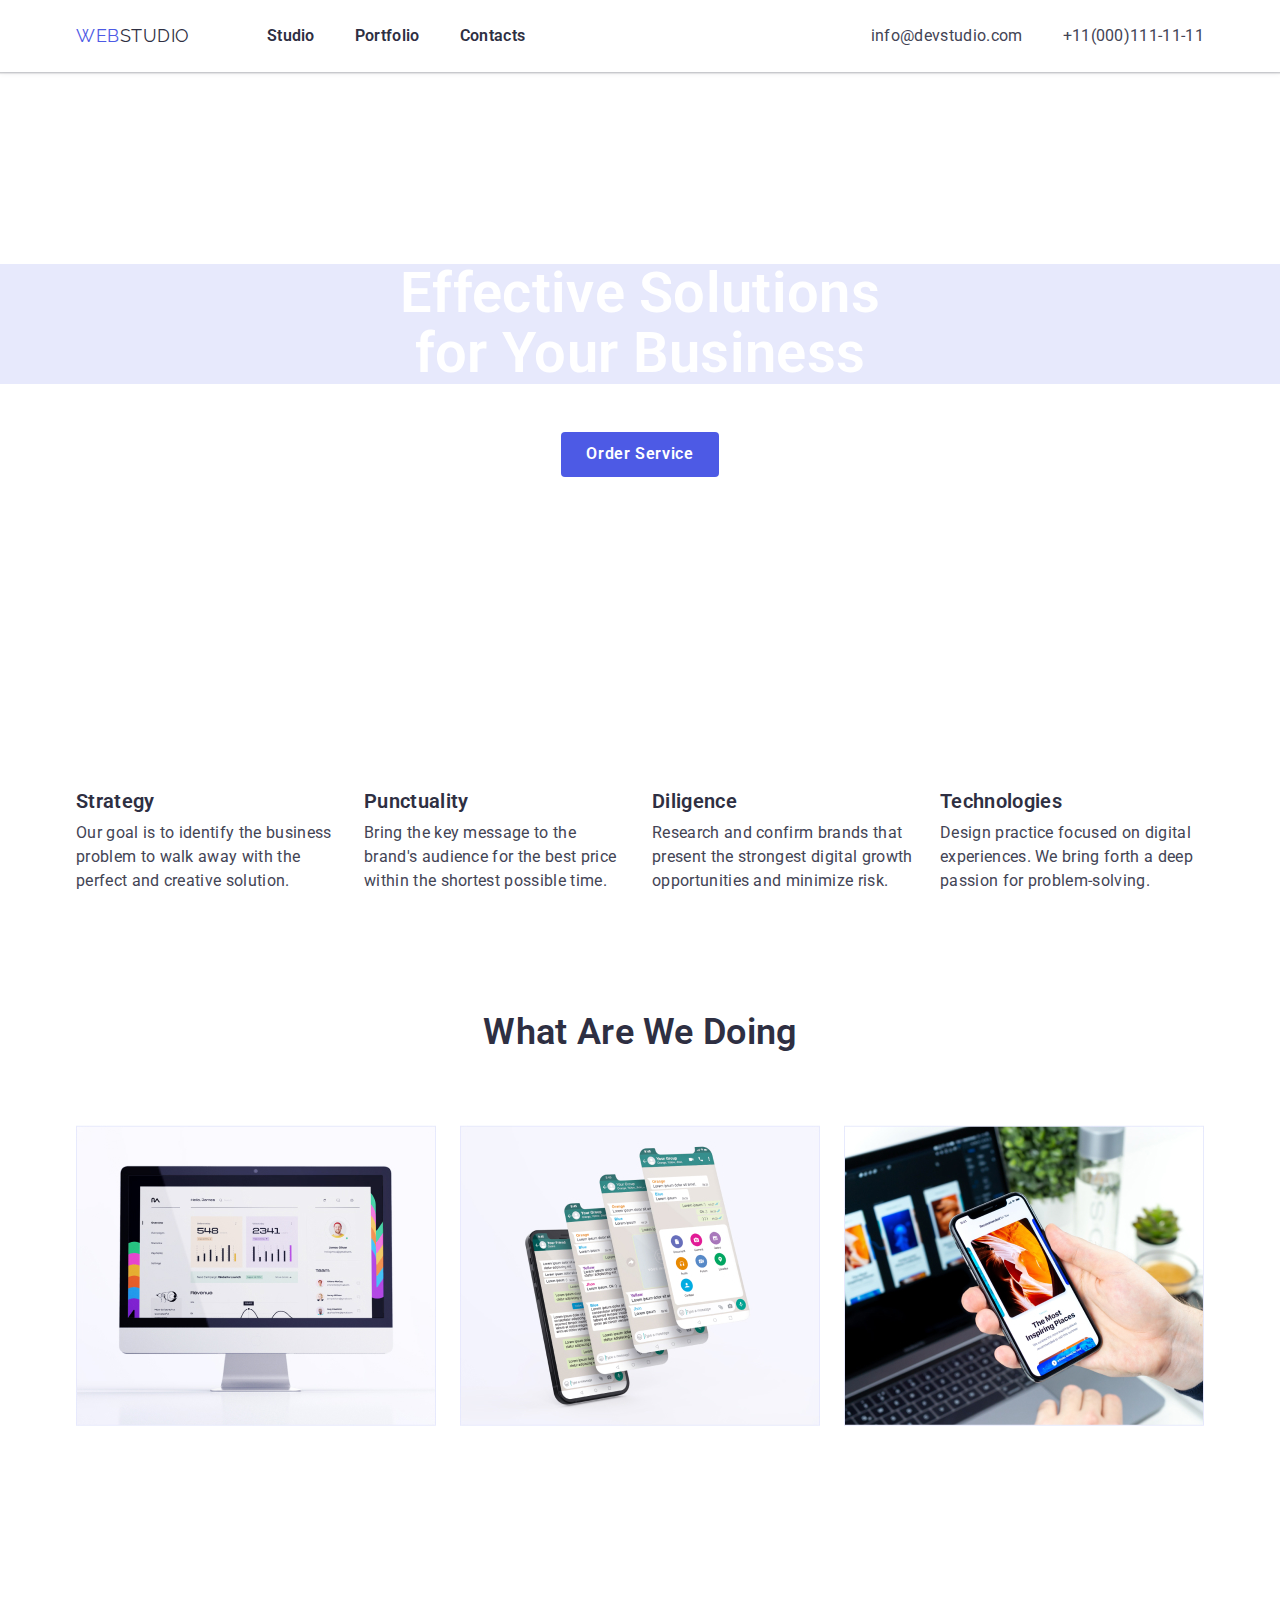
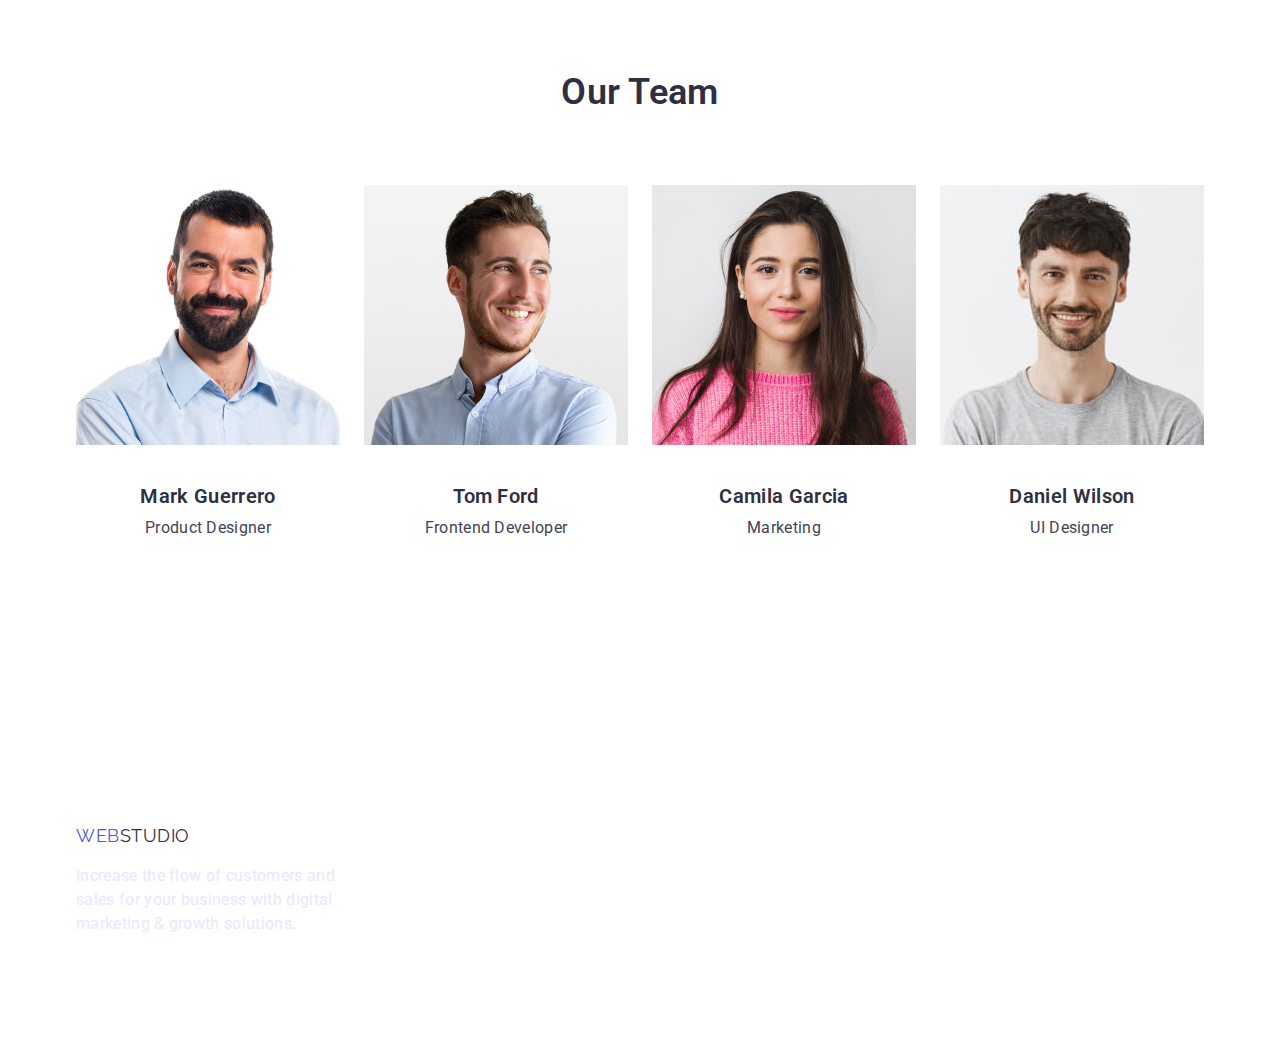
<file: index.html>
<!DOCTYPE html>
<html lang="en">
  <head>
    <meta charset="UTF-8" />
    <meta http-equiv="X-UA-Compatible" content="IE=edge" />
    <meta name="viewport" content="width=device-width, initial-scale=1.0" />
    <title>Студія</title>
    <link
      href="https://fonts.googleapis.com/css2?family=Raleway:wght@700&family=Roboto:wght@400;500;700;900&display=swap"
      rel="stylesheet"
    />
    <link
      rel="stylesheet"
      href="https://cdnjs.cloudflare.com/ajax/libs/modern-normalize/1.1.0/modern-normalize.min.css"
    />
    <link rel="stylesheet" href="./css/styles.css" />
  </head>
  <body>
    <header class="page-header">
      <div class="container main-nav">
        <nav class="nav-logo">
          <a href="./images/Logo.svg" class="logo"
            ><span class="accent">WEB</span>STUDIO</a
          >
          <ul class="site-nav list">
            <li class="item"><a href="" class="link">Studio</a></li>
            <li class="item">
              <a href="./portfolio.html" class="link">Portfolio</a>
            </li>
            <li class="item"><a href="" class="link">Contacts</a></li>
          </ul>
        </nav>
        <div class="contact">
          <ul class="aut-nav list">
            <li class="item">
              <a href="mailto:info@devstudio.com" class="link"
                >info@devstudio.com</a
              >
            </li>
            <li class="item">
              <a href="tel:+11(000)111-11-11" class="link">+11(000)111-11-11</a>
            </li>
          </ul>
        </div>
      </div>
    </header>
    <main>
      <section class="hero">
        <h1 class="hero-title">Effective Solutions<br />for Your Business</h1>
        <button type="button" class="button primary">Order Service</button>
      </section>

      <section class="fueture section no-padding">
        <div class="container">
          <ul class="fueture-list list">
            <li class="item">
              <h3 class="title">Strategy</h3>
              <p class="text">
                Our goal is to identify the business problem to walk away with
                the perfect and creative solution.
              </p>
            </li>
            <li class="item">
              <h3 class="title">Punctuality</h3>
              <p class="text">
                Bring the key message to the brand's audience for the best price
                within the shortest possible time.
              </p>
            </li>
            <li class="item">
              <h3 class="title">Diligence</h3>
              <p class="text">
                Research and confirm brands that present the strongest digital
                growth opportunities and minimize risk.
              </p>
            </li>
            <li class="item">
              <h3 class="title">Technologies</h3>
              <p class="text">
                Design practice focused on digital experiences. We bring forth a
                deep passion for problem-solving.
              </p>
            </li>
          </ul>
        </div>
      </section>

      <section class="work section">
        <div class="container">
          <h2 class="title">What Are We Doing</h2>
          <ul class="work-list list">
            <li class="item">
              <img src="images/img.jpg" alt="computer" width="360" />
            </li>
            <li class="item">
              <img src="images/img(1).jpg" alt="phones" width="360" />
            </li>
            <li class="item">
              <img src="images/img(2).jpg" alt="communication" width="360" />
            </li>
          </ul>
        </div>
      </section>

      <section class="team section">
        <div class="container">
          <h2 class="team-title">Our Team</h2>
          <ul class="team-list list">
            <li class="item">
              <img src="images/TeamCard.jpg" alt="Mark Cuererro" width="264" />
              <div class="title-text">
              <h3 class="title">Mark Guerrero</h3>
              <p class="text">Product Designer</p>
            </div>
            </li>
            <li class="item">
              <img src="images/TeamCard(1).jpg" alt="Tom Ford" width="264" />
              <div class="title-text">
              <h3 class="title">Tom Ford</h3>
              <p class="text">Frontend Developer</p>
            </div>
            </li>
            <li class="item">
              <img
                src="images/TeamCard(2).jpg"
                alt="Gamila Gargia"
                width="264"
              />
              <div class="title-text">
              <h3 class="title">Camila Garcia</h3>
              <p class="text">Marketing</p>
            </div>
            </li>
            <li class="item">
              <img
                src="images/Teamcard(3).jpg"
                alt="Daniel Wilson"
                width="264"
              />
              <div class="title-text">
              <h3 class="title">Daniel Wilson</h3>
              <p class="text">UI Designer</p>
            </div>
            </li>
          </ul>
        </div>
      </section>
    </main>

    <footer class="footer">
      <div class="container">
        <a href="./images/Logo.svg" class="logo footer-logo"
          ><span class="accent">WEB</span>STUDIO</a
        >
        <p class="footer-text">
          Increase the flow of customers and sales for your business with
          digital marketing & growth solutions.
        </p>
      </div>
    </footer>
  </body>
</html>
</file>
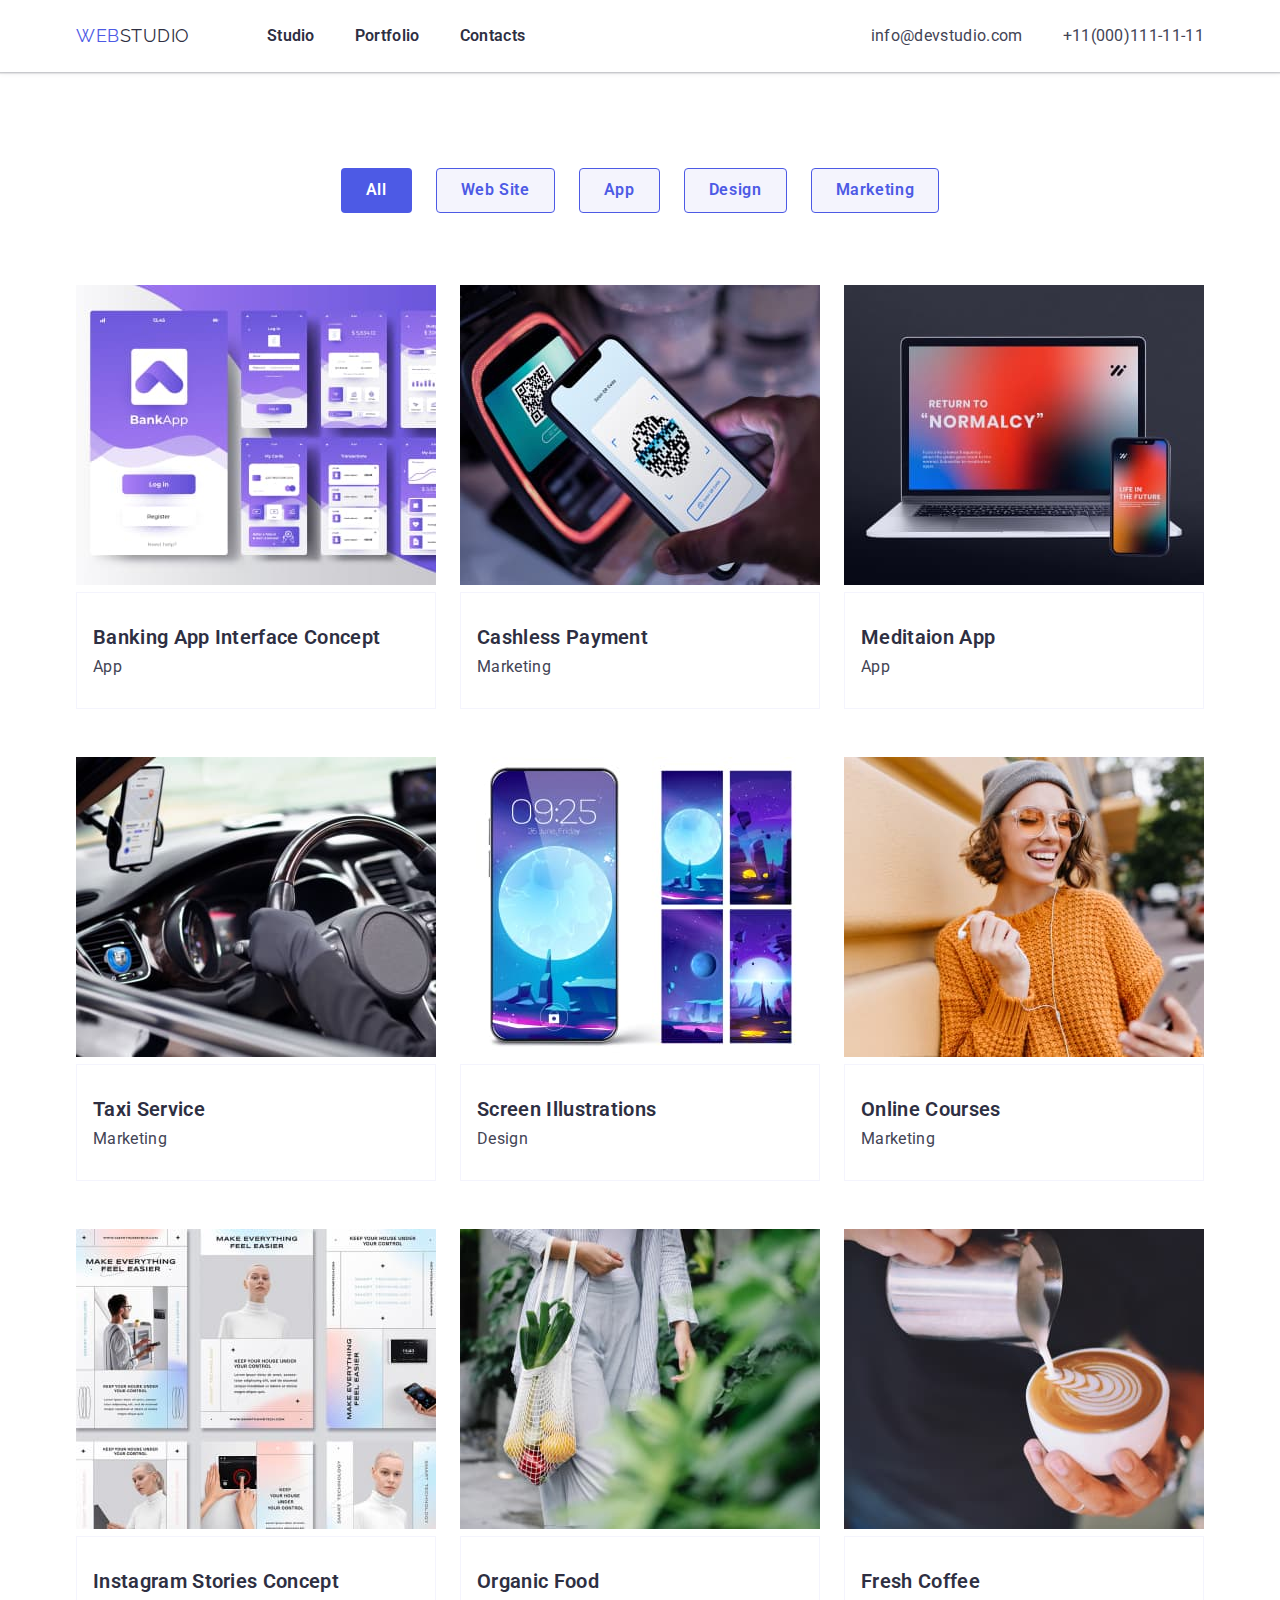
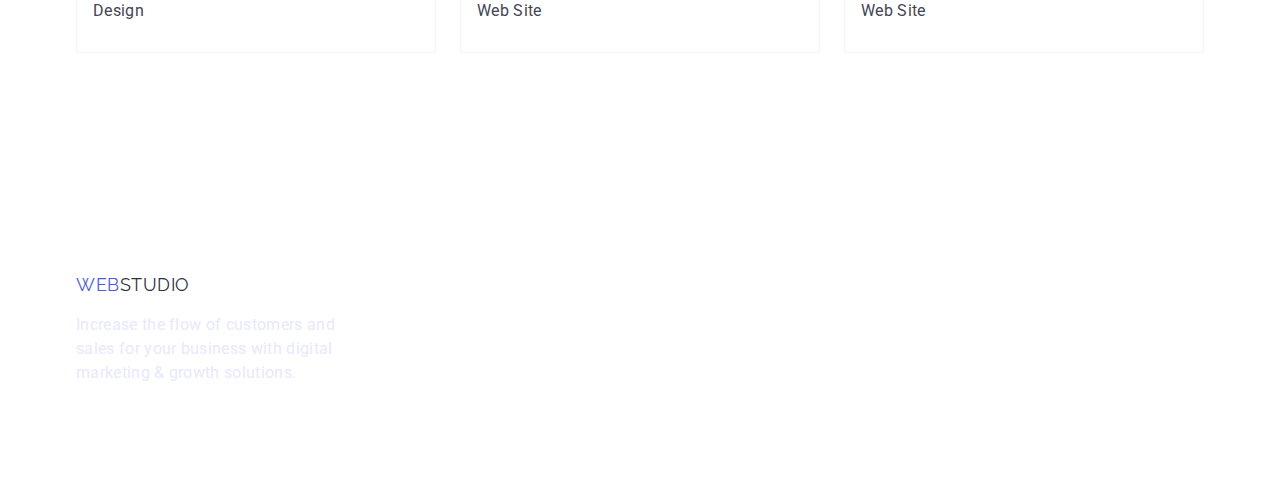
<file: portfolio.html>
<!DOCTYPE html>
<html lang="en">
  <head>
    <meta charset="UTF-8" />
    <meta http-equiv="X-UA-Compatible" content="IE=edge" />
    <meta name="viewport" content="width=device-width, initial-scale=1.0" />
    <title>Портфоліо</title>
    <link
      href="https://fonts.googleapis.com/css2?family=Raleway:wght@700&family=Roboto:wght@400;500;700;900&display=swap"
      rel="stylesheet"
    />
    <link
      rel="stylesheet"
      href="https://cdnjs.cloudflare.com/ajax/libs/modern-normalize/1.1.0/modern-normalize.min.css"
    />
    <link rel="stylesheet" href="./css/styles.css" />
  </head>
  <body>
    <header class="page-header">
      <div class="container main-nav">
        <nav class="nav-logo">
          <a href="./images/Logo.svg" class="logo"
            ><span class="accent">WEB</span>STUDIO</a
          >
          <ul class="site-nav list">
            <li class="item"><a href="" class="link current">Studio</a></li>
            <li class="item"><a href="" class="link">Portfolio</a></li>
            <li class="item"><a href="" class="link">Contacts</a></li>
          </ul>
        </nav>
        <div class="contact">
          <ul class="aut-nav list">
            <li class="item">
              <a href="mailto:info@devstudio.com" class="link"
                >info@devstudio.com</a
              >
            </li>
            <li class="item">
              <a href="tel:+11(000)111-11-11" class="link">+11(000)111-11-11</a>
            </li>
          </ul>
        </div>
      </div>
    </header>
    <main>
        <section class="portfolio-card">
          <div class="container">
          <ul class="list button-container">
            <li class="item">
              <button type="button" class="button primary">All</button>
            </li>
            <li class="item">
              <button type="button" class="button secondary">Web Site</button>
            </li>
            <li class="item">
              <button type="button" class="button secondary">App</button>
            </li>
            <li class="item">
              <button type="button" class="button secondary">Design</button>
            </li>
            <li class="item">
              <button type="button" class="button secondary">Marketing</button>
            </li>
          </ul>
          <ul class="project-card list card-container">
            <li class="item card-element">
              <img src="./images/imgp(1).jpg" alt="Banking App" width="360" />
              <div class="card-text">
              <h3 class="title">Banking App Interface Concept</h3>
              <p class="text">App</p>
            </div>
            </li>
            <li class="item card-element">
              <!-- <a href="./images/ProjectCard.jpg" class="project-card"> -->
              <img
                src="./images/imgp(2).jpg"
                alt="Cashless Payment"
                width="360"
              />
              <!-- <p class="text">14 Stylish and User-Friendly App 
                        Design Concepts · Task Manager App ·
                        Calorie Tracker App · Exotic Fruit Ecommerce App · 
                        Cloud Storage App</p> -->
                        <div class="card-text">
                        <h3 class="title">Cashless Payment</h3>
              <p class="text">Marketing</p>
                        </div>
              <!-- </a> -->
            </li>
            <li class="item card-element">
              <img src="./images/imgp(3).jpg" alt="Meditaion App" width="360" />
              <div class="card-text">
              <h3 class="title">Meditaion App</h3>
              <p class="text">App</p>
              </div>
            </li>
            <li class="item card-element">
              <img src="./images/imgp(4).jpg" alt="Taxi Service" width="360" />
              <div class="card-text">
              <h3 class="title">Taxi Service</h3>
              <p class="text">Marketing</p>
              </div>
            </li>
            <li class="item card-element">
              <img
                src="./images/imgp(5).jpg"
                alt="Screen Illustrations"
                width="360"
              />
              <div class="card-text">
              <h3 class="title">Screen Illustrations</h3>
              <p class="text">Design</p>
              </div>
            </li>
            <li class="item card-element">
              <img
                src="./images/imgp(6).jpg"
                alt="Online Courses"
                width="360"
              />
              <div class="card-text">
              <h3 class="title">Online Courses</h3>
              <p class="text">Marketing</p>
              </div>
            </li>
            <li class="item card-element">
              <img src="./images/imgp(7).jpg" alt="Instagram" width="360" />
              <div class="card-text">
              <h3 class="title">Instagram Stories Concept</h3>
              <p class="text">Design</p>
              </div>
            </li>
            <li class="item card-element">
              <img src="./images/imgp(8).jpg" alt="Organic Food" width="360" />
              <div class="card-text">
              <h3 class="title">Organic Food</h3>
              <p class="text">Web Site</p>
              </div>
            </li>
            <li class="item card-element">
              <img src="./images/imgp(9).jpg" alt="Fresh Coffee" width="360" />
              <div class="card-text">
              <h3 class="title">Fresh Coffee</h3>
              <p class="text">Web Site</p>
              </div>
            </li>
          </ul>
        </section>
      </div>
    </main>

    <footer class="footer">
      <div class="container">
        <a href="./images/Logo.svg" class="logo footer-logo"
          ><span class="accent">WEB</span>STUDIO</a
        >
        <p class="footer-text">
          Increase the flow of customers and sales for your business with
          digital marketing & growth solutions.
        </p>
      </div>
    </footer>
  </body>
</html>
</file>
<file: css/styles.css>
:root{
    --primary-text-color:rgba(67, 68, 85, 1);
    --title-text-color:#2E2F42;
    --accent-color:#4D5AE5;
    --primary-white-color: #ffffff;
    --primary-light-color: #E7E9FC;
    --primary-cloud-color:#F4F4FD;
}
body{
    color: var(--primary-text-color);
    background-color: var(--primary-white-color);
    font-family: Roboto, sans-serif;
    letter-spacing: 0.02em;
    font-size: 16px;
    line-height: 1.5;
}
.list{
    padding: 0;
    margin: 0;
    list-style: none;
}
.container{
    margin-left: auto;
    margin-right: auto;
    width: 1158px;
    padding-left: 15px;
    padding-right: 15px;
     
   

}

/*---LOGO---*/
.page-header{
    box-shadow: 0px 2px 1px rgba(46, 47, 66, 0.08), 0px 1px 1px rgba(46, 47, 66, 0.16), 0px 1px 6px rgba(46, 47, 66, 0.08);
}
.logo {
   display: flex;
   padding-top: 24px;
   padding-bottom:24px ;
    color:var(--title-text-color);
    font-family: Raleway, cursive;
    font-size: 18px;
    line-height: 1.33;
    letter-spacing: 0.03em;
    text-decoration: none;
}

.logo:hover,
.logo:focus{
    color:var(--primary-text-color);
}

.logo:active{
    color: var(--accent-color);
}

.logo .accent{
    color:var(--accent-color);
    font-family: Raleway, sans-serif;
    font-size: 18px;
    line-height: 1.33;
    letter-spacing: 0.03em;   
}

.logo .accent:hover,
.logo .accent:focus{
    color: var(--primary-text-color);
}

.logo .accent{
    color: var(--accent-color);
}


.main-nav{
    display: flex;
    align-items: center;
    justify-content: space-between;
    
}
/*---SITE-NAV---*/

 .nav-logo{
    display: flex;
 }
.site-nav{
    display: flex;
    margin-left: 77px;

   flex-direction: row;
   align-items: flex-start;

}
.site-nav .item+.item{
    margin-left: 40px;
}
/*.site-nav .item:not(:last-child){
    margin-right: 40px;
}*/
.site-nav .link{
    display: block;
    padding-top: 24px;
    padding-bottom: 24px;

    color: var(--title-text-color);
    font-weight: 600;
    font-size: 16px;
    line-height: 1.5;
    text-decoration: none;
   
}

.site-nav .link:hover,
.site-nav .link:focus{
    color:var(--primary-text-color); 
}

.site-nav .link:active{
   color: var(--accent-color);
}



/*---AUT-NAV---*/

.aut-nav{
    display: flex;
    margin-left: auto;
}

.aut-nav .item+.item{
    margin-left: 40px; 
}
.aut-nav .link{
    display:flex;
    padding-top: 24px;
    padding-bottom: 24px;

    color:var(--primary-text-color);
    font-size: 16px;
    line-height: 1.5;
    text-decoration: none;
}

.aut-nav .link:hover,
.aut-nav .link:focus{
    color:var(--title-text-color); 
}

.aut-nav .link:active{
    color: var(--accent-color);
}

 /*---HERO---*/
 .hero{
    padding-top: 192px;
    padding-bottom:192px ;
    text-align: center;
 }

.hero-title{
    margin-top: 0;
    margin-bottom: 48px;
     color: var(--primary-white-color);
  
   font-weight: 600;
   font-size: 56px;
   line-height: 1.07;
  
   background-color: var(--primary-light-color);
}

 /*---BUTTON---*/

.button{ 
    display: inline-block;
    border-radius: 4px;
    padding: 12px 24px;
    border: 1px solid transparent;

    color: var(--title-text-color);
    background-color: var(--primary-white-color);
    font-family: inherit;
    font-weight: 600;
    font-size: 16px;
    line-height: 1.18;
    letter-spacing: 0.04em;
    cursor: pointer;
    text-align: center;

}
.button.primary{
    color:var(--primary-white-color);
    background-color:var(--accent-color);

}

.button.primary:hover,
.button.primary:focus{
    color:var(--accent-color);

}
.button.primary:active{
    color:var(--accent-color);
}
.button.secondary {
    border-color: var(--accent-color);
    color: var(--accent-color);
    background-color: var(--primary-cloud-color);
       
}

.button.secondary:hover,
.button.secondary:focus{
    color:var(--primary-cloud-color);
}

.button.secondary:active{
    color: var(--primary-cloud-color);
}

/*section fuetere+team*/

.section{
    padding-top: 120px; 
    padding-bottom: 120px;
}
.no-padding{
    padding-bottom: 0;

}
  
.fueture{
    
}

.fueture-list{
    display: flex;
    gap: 24px;

}
.fueture-list .item{
    width: 264px;
   
}

.fueture-list .title, 
.team-list .title{
    margin-top: 0;
    margin-bottom: 8px;
    color:var(--title-text-color);
    font-weight: 600;
    font-size: 20px;
    line-height: 1.2;
    /* text-align: center; */
}
 .fueture-list .text{
    margin-top: 0;
    margin-bottom: 0;
   color: var(--primary-text-color);
   font-size: 16px;
   line-height: 1.5;
 }

/*---WORK---*/
.work{ 
   

}
.work-list{
    display: flex;
    justify-content: center;
    gap: 24px;
    
}
.work-list .item{
    width: 360px;
    
}


.work .title{
    margin-top: 0;
    margin-bottom: 72px;
    color:var(--title-text-color);
    font-weight: 600;
    font-size: 36px; 
    line-height: 1.11;
    text-align: center;
}

/*---TEAM---*/
.team{

}  

.team .team-title{
    margin-top: 0;
    margin-bottom: 72px ;
    color:var(--title-text-color);
    font-weight: 600;
    font-size: 36px;
    line-height: 1.11;
    text-align: center;

}
.team-list{
    display: flex;
    justify-content: center;
    gap: 24px;

}
.team-list .item{
    width: 264px;
    

}
.team-list .text{
    color:var(--primary-text-color);
    margin-top: 0;
    margin-bottom: 32px;
    text-align: center;
}
.title-text{
 /* padding-left: 16px;
 padding-bottom: 32px ; */
 padding: 32px 16px;
}
.team-list .title{
    text-align: center;
}

/* ---FOOTER---- */
.footer{
 padding-top: 100px; 
 padding-bottom: 100px; 
    
}
.footer-logo{
    margin-bottom: 16px;
    padding: 0;

}
.footer-text{
    color: var(--primary-light-color);
    margin-top: 0;
    width: 264px;
  

}


/*---PORTFOLIO---*/

.portfolio-card{
    padding-top: 96px;
    padding-bottom: 120px;
}
.button-container{
    display: flex;
    justify-content: center;
    margin-bottom: 72px;
   
    
}
.button-container .item+.item{
    margin-left: 24px;


}


.project-card{
    text-decoration: none;
    display: flex;
    flex-wrap: wrap;
}
.project-card .title{
    margin-top: 0;
    margin-bottom: 8px;  
    color: var(--title-text-color);
    font-weight: 600;
    font-size: 20px;
    line-height: 1.2;

}
.project-card .text{
    display:flex;
    margin-top: 0;
    margin-bottom:0;   
    color: var(--primary-text-color);
    font-size: 16px;
    line-height: 1.2;
    
}


.card-container{
    display: flex;
    flex-wrap: wrap;
     /* background-color: aqua;  */
    
}
.card-element{
    width: 360px;
    /* background-color: tomato;  */
    margin-right: 24px;
    margin-bottom: 48px;
}
.card-text{
    padding-top: 32px;
    padding-bottom: 32px;
    padding-left: 16px;
    padding-right: 0; 
    border: 0.5px  solid var(--primary-cloud-color);
}
.card-element:nth-child(3n){
    margin-right: 0;
}
.card-element:nth-last-child(-n+3) {
    margin-bottom: 0;
}
</file>
